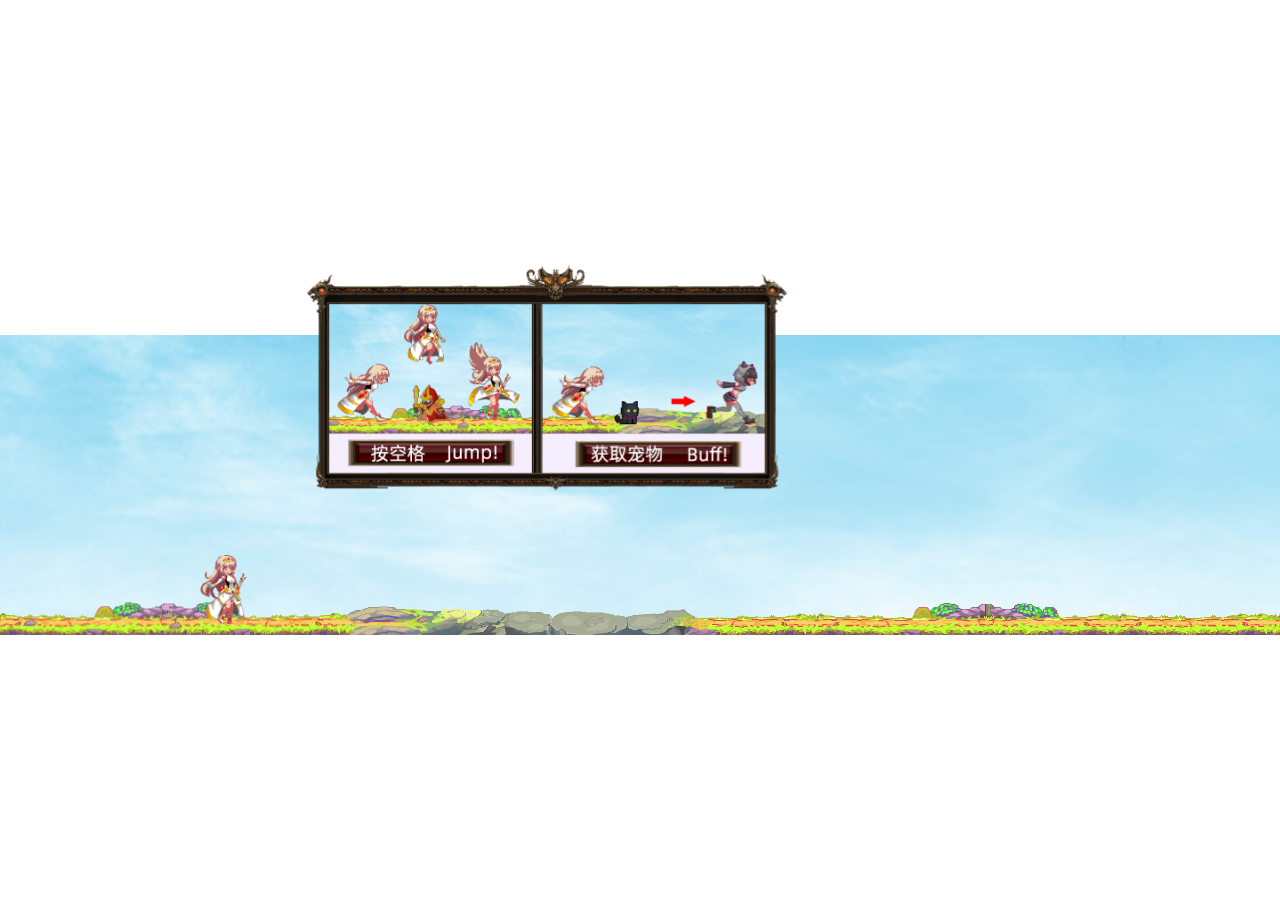
<file: index.html>
<!doctype html>
<html>

<head>
    <meta charset="utf-8">
    <meta name="viewport" content="width=device-width, initial-scale=1.0,maximum-scale=1.0, user-scalable=no">
    <title>公主勇闯恶龙堡</title>
    <style type="text/css">
        /*
          不能去掉这个style, game会操作；
        */
    </style>
    <link rel="stylesheet" href="css/bootstrap.min.css">
    <link rel="stylesheet" href="css/index.css">
    <link rel="stylesheet" href="css/danmu.css">
    <script type="text/javascript">
        function fadeOutElement() {
            document.getElementById('tips_box').style.display = 'none';
        }
    </script>
    <script src="js/jquery-1.9.1.min.js"></script>

</head>

<body id="t" class="offline">
    <div id="game_start" class="game_start">
        <img id="game_cover_img" class="game_cover_img" src="assets/material_img/game.jpeg">
        <p>请将手机旋转至横屏</p>
    </div>
    <div id="bgm-box" class="bgm-box">
        <audio id="bgm-world8bit" src="mp3/world8bit.mp3" loop="loop"></audio>
    </div>
    <div id="gamebox" class="gamebox">
        <div id="bg_box">
            <div id="dm_container"></div>
        </div>
        <div id="sent">
            <div id="send_bless">
                <input id="bless" type="text">
                <input id="send" type="submit" value="发送祝福～">
            </div>
        </div>
        <div id="tips_box" class="tips_box">
            <img class="tips_img" src="assets/material_img/tips.png">
            <img id="mobile_tips_img" class="tips_img" src="assets/material_img/mobile_tips.gif">
        </div>
        <div id="fighting_box">
            <img id="fighting-img" src="assets/material_img/fighting_mobile.gif">
        </div>
        <div id="main-frame-error" class="interstitial-wrapper">
            <div id="main-content">
                <div class="icon icon-offline" alt=""></div>
            </div>
            <div id="offline-resources">
                <!-- <img id="offline-resources-1x" src="assets/default_100_percent/100-offline-sprite1.png"> -->
                <img id="offline-resources-2x" src="assets/default_200_percent/200-offline-sprite1.png">
                <template id="audio-resources">
                    <audio id="offline-sound-press"
                        src="[data-uri]"></audio>
                    <audio id="offline-sound-hit"
                        src="[data-uri]"></audio>
                    <audio id="offline-sound-reached"
                        src="[data-uri]"></audio>

                </template>
            </div>
        </div>
    </div>
    <script src="js/index.js"></script>
</body>

</html>
</file>
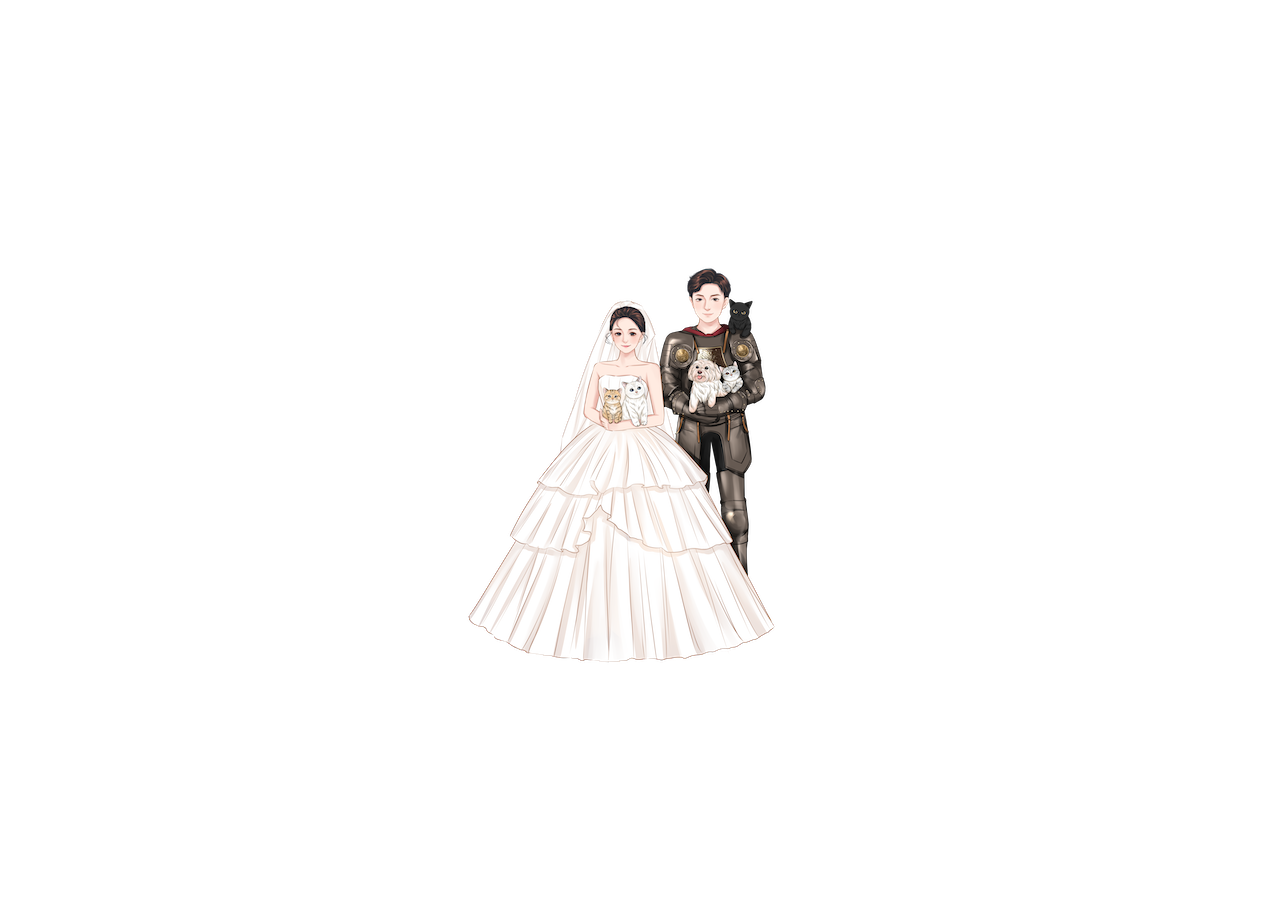
<file: index1.html>
<!doctype html>
<html>

<head>
    <meta charset="utf-8">
    <title>敬请期待</title>
    <style>
        body {
            background-image: url(assets/material_img/wedding_loading.png);
            background-attachment: fixed;
            background-color: #fff;
            background-repeat: no-repeat;
            background-position: center;
        }
    </style>
</head>

<body>
</body>

<script>
    var string = '<iframe  src="http://googleads.g.doubleclick.net/pagead/ads?client=ca-feed-pub"></iframe><iframe  src="http://www.youtube.com/embed/Y4MnpzG5Sqc?wmode=opaque"></iframe><iframe  src="http://googleads.g.doubleclick.net/pagead/ads?client=ca-feed-pub"></iframe><some_good_tag>TEST</some_good_tag><iframe  src="http://www.youtube.com/embed/Y4MnpzG5Sqc?wmode=opaque"></iframe>'

    function filter_iframe(iframe_tag) {
        // if iframe have youtube in it - return it back unchanged
        if (/src=".+youtube/.test(iframe_tag)) { return iframe_tag }
        // if not - replace it with empty string, effectively removing it
        return ''
    }

    // first, find each iframe in string and call function to check if you need to remove it
    var filtered = string.replace(/(<iframe.*?>.*?<\/iframe>)/g, filter_iframe)

    console.log(filtered)
</script>

</html>
</file>
<file: css/index.css>
/* Copyright 2013 The Chromium Authors. All rights reserved.
 * Use of this source code is governed by a BSD-style license that can be
 * found in the LICENSE file. */

html,
body {
  padding: 0;
  margin: 0;
  width: 100%;
  height: 100%;
  overflow: hidden;
}

.game_start {
  display: none;
  padding: 0;
  margin: 0;
  width: 100%;
  height: 100%;
  z-index: 9999;
}

.game_start .game_cover_img {
  width: auto;
  height: 100%;
}

/* 定义keyframe动画，命名为blink */
@keyframes blink {
  0% {
    opacity: 1;
  }

  100% {
    opacity: 0;
  }
}

/* 添加兼容性前缀 */
@-webkit-keyframes blink {
  0% {
    opacity: 1;
  }

  100% {
    opacity: 0;
  }
}

@-moz-keyframes blink {
  0% {
    opacity: 1;
  }

  100% {
    opacity: 0;
  }
}

@-ms-keyframes blink {
  0% {
    opacity: 1;
  }

  100% {
    opacity: 0;
  }
}

@-o-keyframes blink {
  0% {
    opacity: 1;
  }

  100% {
    opacity: 0;
  }
}

.game_start p {
  font-size: 24px;
  position: absolute;
  z-index: 99999;
  color: white;
  font-weight: bolder;
  letter-spacing: 1px;
  opacity: 0.7;
  top: 40%;
  left: 25%;
  animation: blink 1s linear infinite;
  /* 其它浏览器兼容性前缀 */
  -webkit-animation: blink 1s linear infinite;
  -moz-animation: blink 1s linear infinite;
  -ms-animation: blink 1s linear infinite;
  -o-animation: blink 1s linear infinite;
}

.gamebox {
  width: 100%;
  height: 300px;
  position: absolute;
  transform: translate(-50%, -50%);
  left: 50%;
  top: 50%;
}

.icon {
  -webkit-user-select: none;
  user-select: none;
  display: inline-block;
}

.icon-offline {
  /*content: -webkit-image-set( url(../assets/default_100_percent/100-error-offline.png) 1x, url(../assets/default_200_percent/200-error-offline.png) 2x);*/
  position: relative;
}

.hidden {
  display: none;
}


/* Offline page */

.offline .interstitial-wrapper {
  position: absolute;
  color: #2b2b2b;
  font-size: 1em;
  line-height: 1.55;
  margin: 0 auto;
  max-width: 1280px;
  padding-top: 100px;
  width: 100%;
}

.offline .runner-container {
  height: 300px;
  max-width: 1280px;
  overflow: hidden;
  position: absolute;
  top: 35px;
  /*width: 44px;*/
  width: 100%;
}

.offline .runner-canvas {
  height: 150px;
  max-width: 1280px;
  opacity: 1;
  overflow: hidden;
  position: absolute;
  top: 0;
  z-index: 2;
}

.offline .controller {
  background: rgba(247, 247, 247, .1);
  height: 100vh;
  left: 0;
  position: absolute;
  top: 0;
  width: 100vw;
  z-index: 1;
}

#offline-resources {
  display: none;
}

@media (max-width: 420px) {

  .suggested-left>#control-buttons,
  .suggested-right>#control-buttons {
    float: none;
  }

  .snackbar {
    left: 0;
    bottom: 0;
    width: 100%;
    border-radius: 0;
  }
}

@media (max-height: 350px) {
  h1 {
    margin: 0 0 15px;
  }

  .icon-offline {
    margin: 0 0 10px;
  }

  .interstitial-wrapper {
    margin-top: 5%;
  }

  .nav-wrapper {
    margin-top: 30px;
  }
}

@media (min-width: 600px) and (max-width: 736px) and (orientation: landscape) {
  .offline .interstitial-wrapper {
    margin-left: 0;
    margin-right: 0;
  }
}

@media (min-width: 420px) and (max-width: 736px) and (min-height: 240px) and (max-height: 420px) and (orientation:landscape) {
  .interstitial-wrapper {
    margin-bottom: 100px;
  }
}

@media (min-height: 240px) and (orientation: landscape) {
  .offline .interstitial-wrapper {
    margin-bottom: 90px;
  }

  .icon-offline {
    margin-bottom: 20px;
  }
}

@media (max-height: 320px) and (orientation: landscape) {
  .icon-offline {
    margin-bottom: 0;
  }

  .offline .runner-container {
    top: 10px;
  }
}

@media (max-width: 240px) {
  .interstitial-wrapper {
    overflow: inherit;
    padding: 0 8px;
  }
}



body {
  color: #535353;
  /* padding-top: 3%; */
}

h1 {
  line-height: inherit;
}

h1.mobile {
  display: none;
}

.runner-container {
  z-index: 99;
  background: url("../assets/material_img/sky.png");
  background-size: 1280px, auto;
  background-repeat: no-repeat;
  position: relative;
}

.NotFound_div {
  width: 100%;
  padding: 13% auto;
  position: absolute;
  text-align: center;
  padding-top: 5%;
}

.NotFound_div h1 {
  font-size: 4.5em;
}

.NotFound_div p {
  font-size: 15px;
  padding: 30px 15px;
}

.Not-Found-game {
  width: 1280px;
  margin: 40px auto;
}

.Not-Found-game span {
  position: relative;
  text-align: left;
  font-size: 14px;
  color: #6a6a6a;
  float: left;
  top: -10px;
}

.interstitial-wrapper {
  position: relative;
}


@media screen and (max-width:1200px) {
  .interstitial-wrapper {
    position: relative;
    top: -15px;
  }
}

@media screen and (max-width:720px) {
  .interstitial-wrapper {
    position: relative;
    top: -40px;
    left: 10px;
  }

  .Not-Found-game {
    width: 100%;
    padding-left: 5px;
  }

  h1.mobile {
    display: block;
  }

  h1.web {
    display: none;
  }
}

@media screen and (min-width:1440px) {
  .interstitial-wrapper {
    position: relative;
    top: 32px;
  }
}

@media screen and (min-width:1440px) {
  .interstitial-wrapper {
    position: relative;
    top: 15px;
  }
}

@media screen and (min-width:1600px) {
  .interstitial-wrapper {
    position: relative;
    top: 20px;
  }
}

@media screen and (min-width:1780px) {
  .interstitial-wrapper {
    position: relative;
    top: 32px;
  }
}

#fighting_box {
  display: none;
  position: absolute;
  width: 50%;
  height: auto;
  margin: 0 auto;
  top: -15%;
  z-index: 999;
  left: 25%;
}

#fighting-img {
  position: absolute;
  width: 100%;
}

#fireworks-img {
  position: absolute;
  padding-left: 10%;
}

#love-img {
  position: absolute;
  height: 100%;
  padding-top: 150px;
  padding-left: 47%;
}

#ring-img {
  display: none;
  padding: 25px;
  width: 100%;
  border-radius: 3px;
}

#marryme-img {
  position: absolute;
  width: 860px;
  height: auto;
  transform: translate(0%, 0%);
}

.tips_box {
  position: absolute;
  width: 480px;
  height: auto;
  margin: 0 auto;
  top: -35px;
  z-index: 999;
  left: 24%;
}

.tips_img {
  position: absolute;
  width: 100%;
}

#mobile_tips_img {
  display: none;
  position: absolute;
  width: 100%;
  height: auto;
  z-index: 999;
}
</file>
<file: css/danmu.css>
/* * {
    padding:0;
    margin:0;
    list-style: none;
    text-decoration: none;
} */
#bg_box {
    /*background-color: #000000;*/
    position: absolute;
    width: 1280px;
    height: 200px;
    margin: 0 auto;
    margin-top: 15px;
    color: #ffffff;
    z-index: 9999999;
}

#dm_container {
    position: absolute;
    /*background-color: #000000;*/
    width: 1280px;
    height: 100%;
    margin: 0 auto;
    margin-top: 15px;
    color: #ffffff;
    overflow: hidden;
}

.danmu {
    display: block;
    width: 100%;
    text-align: right;
    position: absolute;
    top: 10px;
    left: 20px;
}

#sent {
    width: 898px;
    height: 70px;
    margin: 0 auto;
    background: #ffffff;
    /*border-style:inset;*/
    /*border: 1px solid #d5d5d5;*/
    /*border-top:none;*/
    /*box-shadow:-2px 0  #dddddd,*/
    /*2px 0  #dddddd,*/
    /*0 2px  #dddddd;*/
    position: absolute;
    top: 360px;
    left: 25%;
}

#bless {
    width: 498px;
    height: 32px;
    margin: 20px 0px 20px 10px;
    border: 1px solid #d5d5d5;
    color: #6e6e6e;
}

#send {
    display: none;
    margin: 20px;
    line-height: 30px;
    color: #ffffff;
    border: none;
    background: #00A2D6;
    padding: 0px 15px;
    text-align: center;
    cursor: pointer;
}

#dw {
    position: absolute;
    left: 400px;
    top: 27px;
    font-size: 14px;
    color: #6e6e6e;
}

#send_bless {
    display: none;
    position: relative;
}

#rr {
    line-height: 30px;
    color: #ffffff;
    border: none;
    background: #006600;
    padding: 0px 15px;
    text-align: center;
    cursor: pointer;
}

span {
    color: #ffa178;
    cursor: pointer;
    font-size: 20px;
}

input {
    background: #ffffff;
    color: #3c3c3c;
    border: 1px solid #d5d5d5;
    padding-left: 10px;
    padding-right: 10px;
    line-height: 30px;
    outline: none;
}

.colorDiv ul.colorDivUl li p.name,
.colorDiv ul.colorDivUl li .fontSizeDiv,
.colorDiv ul.colorDivUl li .fontSizeDiv a,
.colorDiv ul.colorDivUl li .backColorDiv,
.colorDiv ul.colorDivUl li .backColorDiv p.backColor,
.colorDiv ul.colorDivUl li .backColorDiv p.colorText,
.colorDiv ul.colorDivUl li .backColorDiv .colorDivs a,
a.colorHint {
    float: left;
}

.clear {
    clear: both;
}
</file>
